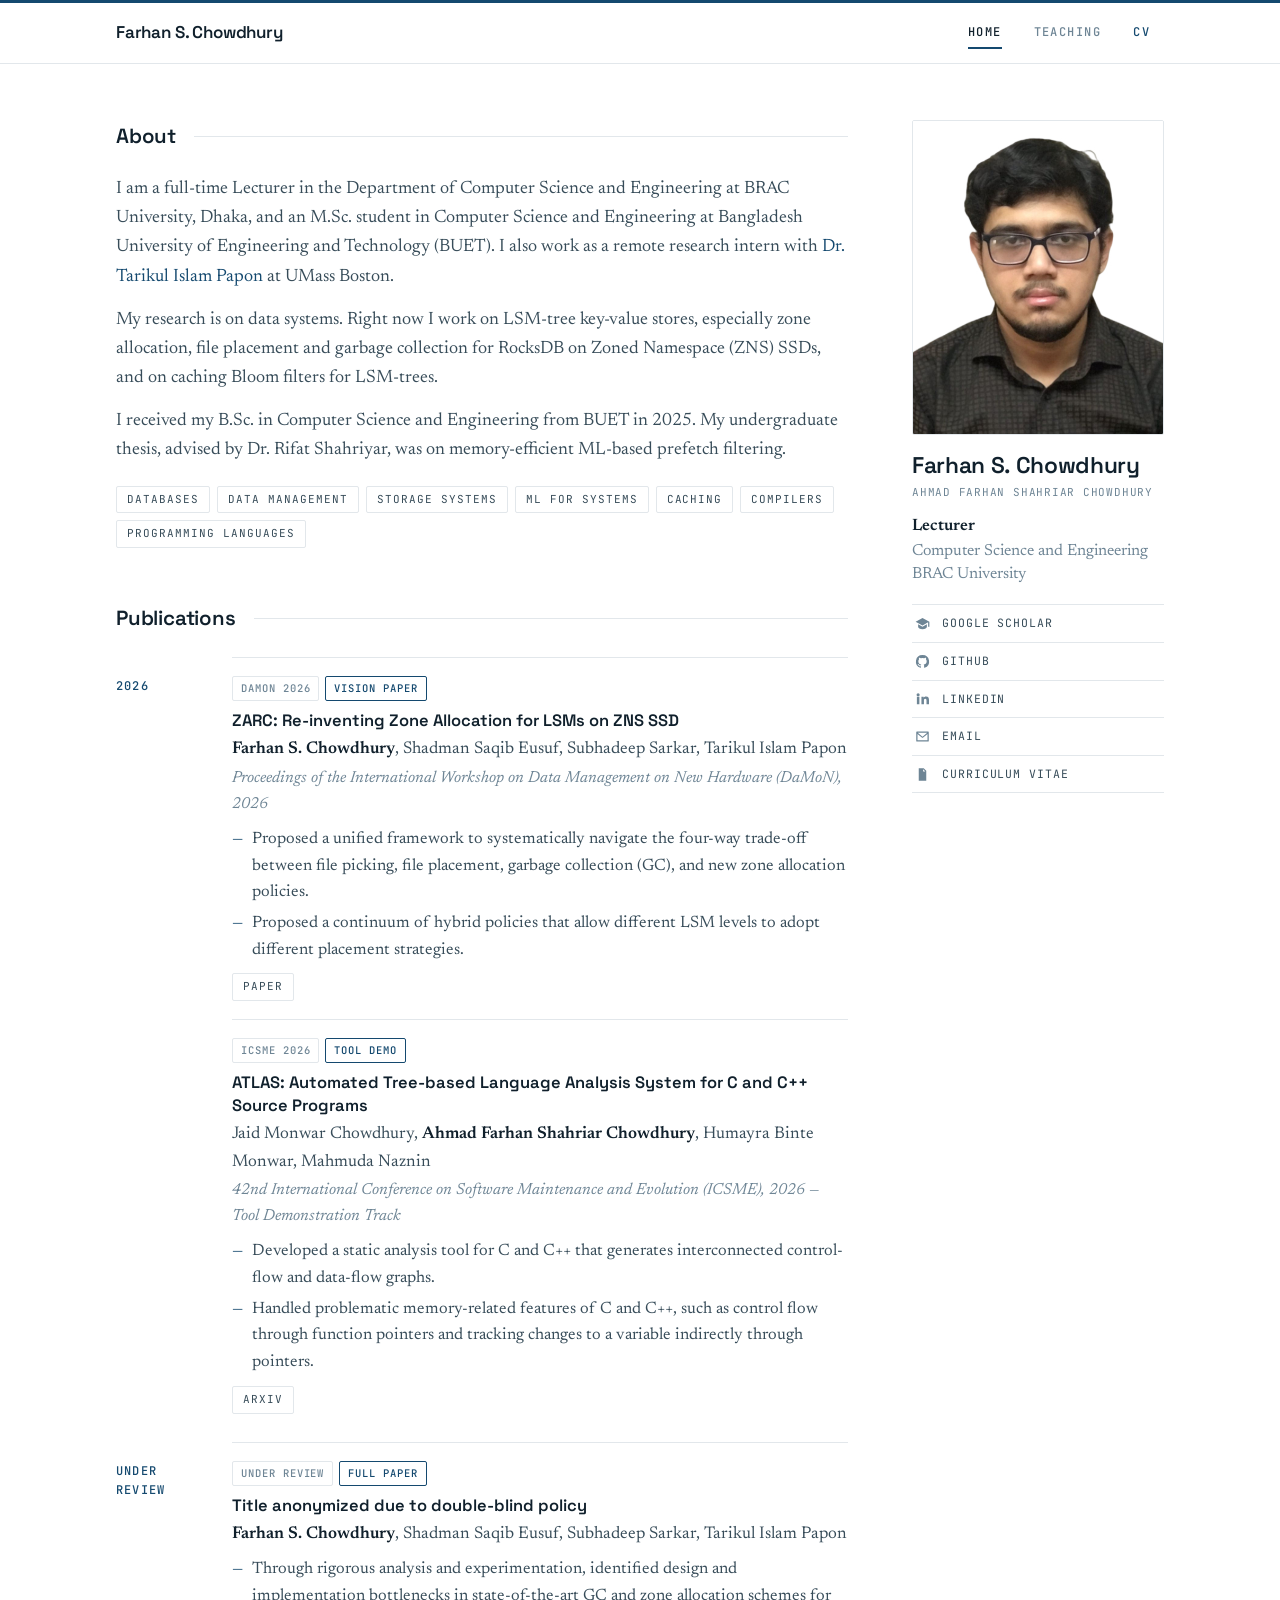
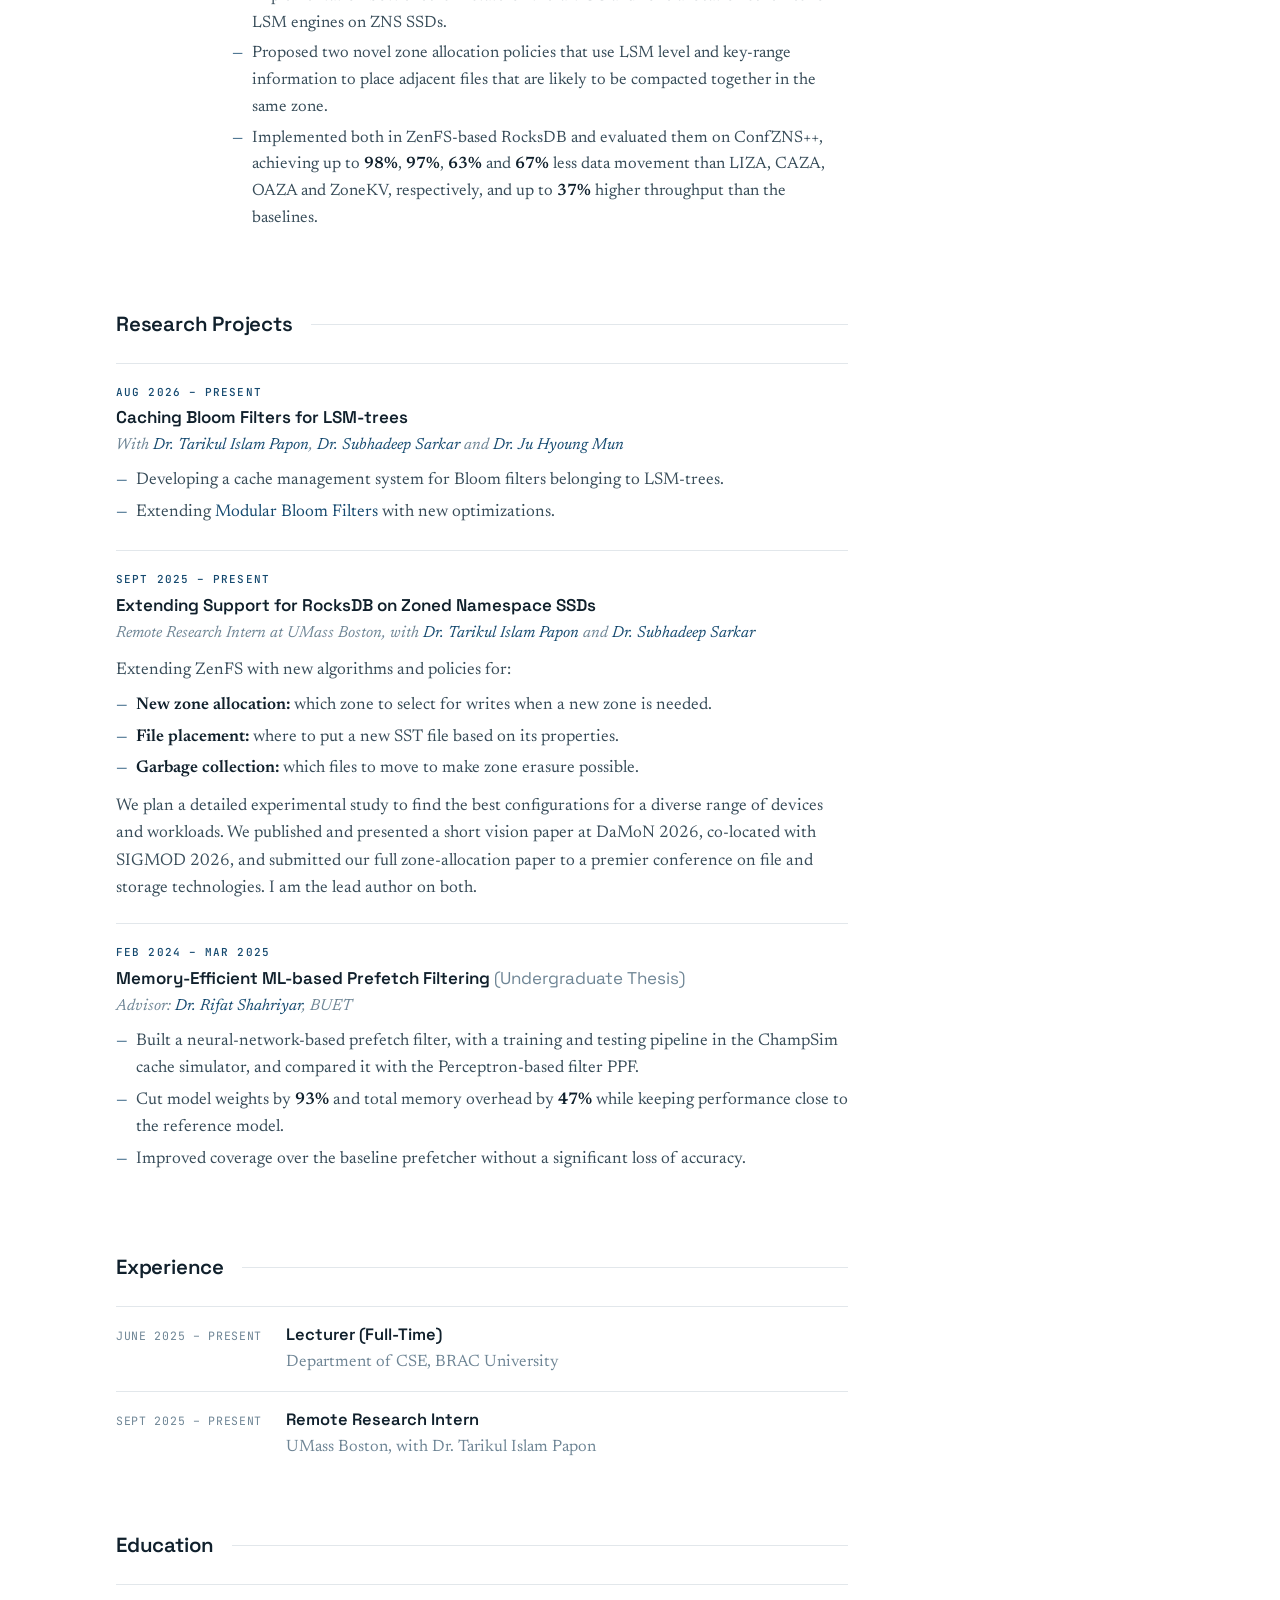
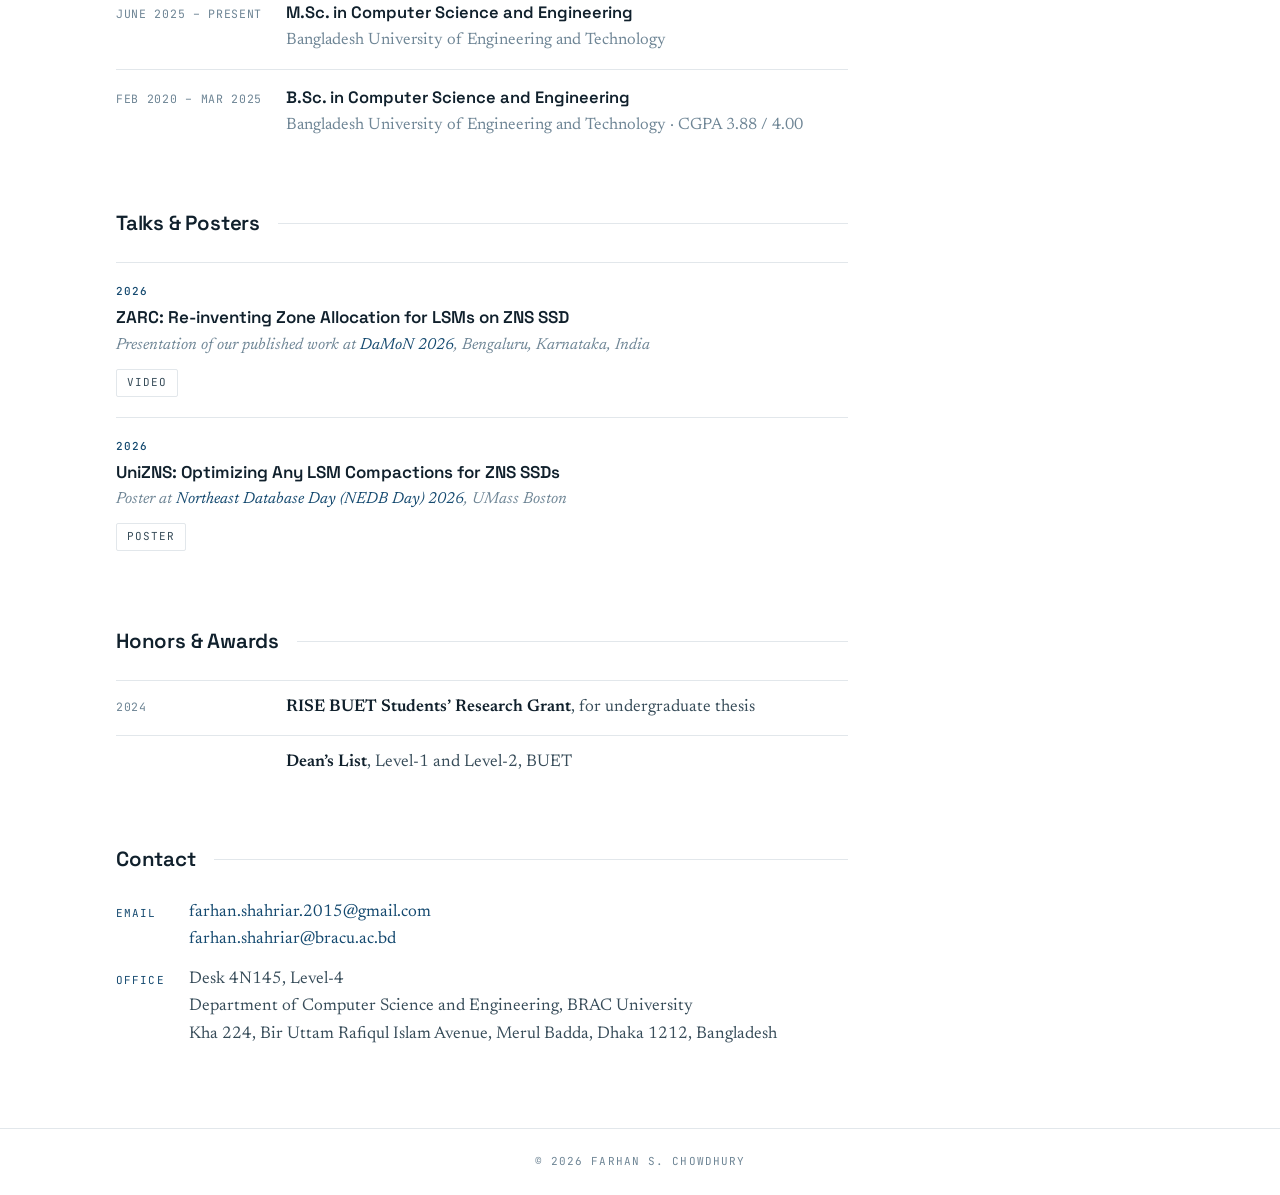
<file: index.html>
<!DOCTYPE html>
<html lang="en">
<head>
  <meta charset="UTF-8" />
  <meta name="viewport" content="width=device-width, initial-scale=1.0" />
  <title>Farhan S. Chowdhury (Ahmad Farhan Shahriar Chowdhury)</title>
  <meta name="description" content="Farhan S. Chowdhury (Ahmad Farhan Shahriar Chowdhury)" />
  <meta property="og:title" content="Farhan S. Chowdhury (Ahmad Farhan Shahriar Chowdhury)" />
  <meta property="og:description" content="Farhan S. Chowdhury (Ahmad Farhan Shahriar Chowdhury)" />
  <link rel="preconnect" href="https://fonts.googleapis.com" />
  <link rel="preconnect" href="https://fonts.gstatic.com" crossorigin />
  <link href="https://fonts.googleapis.com/css2?family=JetBrains+Mono:wght@400;500&amp;family=Newsreader:ital,opsz,wght@0,6..72,400..600;1,6..72,400&amp;family=Space+Grotesk:wght@500;600;700&amp;display=swap" rel="stylesheet" />
  <link rel="stylesheet" href="style.css" />
</head>
<body>

<nav class="nav">
  <div class="nav-in">
    <a class="nav-name" href="index.html">Farhan S. Chowdhury</a>
    <a href="index.html" class="active">Home</a>
    <a href="teaching.html">Teaching</a>
    <a href="https://drive.google.com/file/d/1LPbGuPPMz5AuouhcjgHaOG5UPnF0tpT4/view?usp=sharing" class="nav-cv" target="_blank">CV</a>
  </div>
</nav>

<div class="shell">
  <aside class="side">
    <img class="photo" src="img/photo.jpg" alt="Farhan S. Chowdhury" />
    <div>
      <h1>Farhan S. Chowdhury</h1>
      <div class="fullname">Ahmad Farhan Shahriar Chowdhury</div>
      <div class="role">Lecturer</div>
      <div class="affil">Computer Science and Engineering<br/>BRAC University</div>
      <ul class="lns">
        <li><a class="ln" href="https://scholar.google.com/citations?user=CLrgL3sAAAAJ&amp;hl=en" target="_blank"><svg viewBox="0 0 24 24" aria-hidden="true"><path d="M12 3 1 9l11 6 9-4.9V17h2V9L12 3zM5 13.2V17c0 2.2 3.1 4 7 4s7-1.8 7-4v-3.8l-7 3.8-7-3.8z"/></svg><span>Google Scholar</span></a></li>
        <li><a class="ln" href="https://github.com/afschy" target="_blank"><svg viewBox="0 0 24 24" aria-hidden="true"><path d="M12 1.5a10.5 10.5 0 0 0-3.32 20.47c.53.1.72-.23.72-.5v-1.8c-2.92.63-3.54-1.4-3.54-1.4-.48-1.22-1.17-1.55-1.17-1.55-.96-.65.07-.64.07-.64 1.06.08 1.61 1.09 1.61 1.09.94 1.61 2.47 1.15 3.07.88.1-.68.37-1.15.67-1.42-2.33-.26-4.78-1.17-4.78-5.19 0-1.15.41-2.08 1.08-2.82-.11-.27-.47-1.34.1-2.79 0 0 .88-.28 2.88 1.08a9.9 9.9 0 0 1 5.24 0c2-1.36 2.88-1.08 2.88-1.08.57 1.45.21 2.52.1 2.79.67.74 1.08 1.67 1.08 2.82 0 4.03-2.46 4.92-4.8 5.18.38.33.71.97.71 1.96v2.9c0 .28.19.61.72.5A10.5 10.5 0 0 0 12 1.5z"/></svg><span>GitHub</span></a></li>
        <li><a class="ln" href="https://www.linkedin.com/in/ahmad-farhan-shahriar-chowdhury-220728407/" target="_blank"><svg viewBox="0 0 24 24" aria-hidden="true"><path d="M4.98 3.5a2.5 2.5 0 1 1 0 5 2.5 2.5 0 0 1 0-5zM3 9h4v12H3V9zm7 0h3.8v1.7h.05c.53-.95 1.83-1.95 3.77-1.95 4.03 0 4.78 2.5 4.78 5.76V21h-4v-5.6c0-1.34-.03-3.06-1.9-3.06-1.9 0-2.2 1.46-2.2 2.96V21h-4V9z"/></svg><span>LinkedIn</span></a></li>
        <li><a class="ln" href="mailto:farhan.shahriar.2015@gmail.com"><svg viewBox="0 0 24 24" aria-hidden="true"><path d="M2 5a1 1 0 0 1 1-1h18a1 1 0 0 1 1 1v14a1 1 0 0 1-1 1H3a1 1 0 0 1-1-1V5zm2.4 1L12 12.2 19.6 6H4.4zM20 7.9l-7.4 6a1 1 0 0 1-1.2 0L4 7.9V18h16V7.9z"/></svg><span>Email</span></a></li>
        <li><a class="ln" href="https://drive.google.com/file/d/1LPbGuPPMz5AuouhcjgHaOG5UPnF0tpT4/view?usp=sharing" target="_blank"><svg viewBox="0 0 24 24" aria-hidden="true"><path d="M6 2h8l4 4v16H6V2zm7 1.5V7h3.5L13 3.5zM8 11h8v1.6H8V11zm0 3.4h8V16H8v-1.6zm0 3.4h5v1.6H8v-1.6z"/></svg><span>Curriculum Vitae</span></a></li>
      </ul>
    </div>
  </aside>

  <main>
    <section id="about">
      <h2>About</h2>
      <p>I am a full-time Lecturer in the Department of Computer Science and Engineering at
      BRAC University, Dhaka, and an M.Sc. student in Computer Science and Engineering at
      Bangladesh University of Engineering and Technology (BUET). I also work as a remote research
      intern with <a href="https://www.cs.umb.edu/~tpapon/" target="_blank">Dr. Tarikul Islam Papon</a>
      at UMass Boston.</p>

      <p>My research is on data systems. Right now I work on LSM-tree key-value stores, especially
      zone allocation, file placement and garbage collection for RocksDB on Zoned Namespace (ZNS)
      SSDs, and on caching Bloom filters for LSM-trees.</p>

      <p>I received my B.Sc. in Computer Science and Engineering from BUET in 2025. My undergraduate
      thesis, advised by Dr. Rifat Shahriyar, was on memory-efficient ML-based prefetch filtering.</p>

      <ul class="chips" aria-label="Research interests">
        <li>Databases</li>
        <li>Data Management</li>
        <li>Storage Systems</li>
        <li>ML for Systems</li>
        <li>Caching</li>
        <li>Compilers</li>
        <li>Programming Languages</li>
      </ul>
    </section>

    <section id="publications">
      <h2>Publications</h2>

      <div class="pub-group">
        <div class="pub-year">2026</div>
        <ul class="pub-list">
          <li class="pub-item">
          <div class="badges"><span class="badge">DaMoN 2026</span><span class="badge badge-alt">Vision Paper</span></div>
          <div class="pub-title">ZARC: Re-inventing Zone Allocation for LSMs on ZNS SSD</div>
          <div class="pub-authors"><b>Farhan S. Chowdhury</b>, Shadman Saqib Eusuf, Subhadeep Sarkar, Tarikul Islam Papon</div>
          <div class="pub-venue">Proceedings of the International Workshop on Data Management on New Hardware (DaMoN), 2026</div>
          <ul class="pub-points">
            <li>Proposed a unified framework to systematically navigate the four-way trade-off between file picking,
            file placement, garbage collection (GC), and new zone allocation policies.</li>
            <li>Proposed a continuum of hybrid policies that allow different LSM levels to adopt different placement strategies.</li>
          </ul>
          <div class="pub-links"><a href="https://dl.acm.org/doi/epdf/10.1145/3789237.3809132" target="_blank">Paper</a></div>
        </li>
          <li class="pub-item">
          <div class="badges"><span class="badge">ICSME 2026</span><span class="badge badge-alt">Tool Demo</span></div>
          <div class="pub-title">ATLAS: Automated Tree-based Language Analysis System for C and C++ Source Programs</div>
          <div class="pub-authors">Jaid Monwar Chowdhury, <b>Ahmad Farhan Shahriar Chowdhury</b>, Humayra Binte Monwar, Mahmuda Naznin</div>
          <div class="pub-venue">42nd International Conference on Software Maintenance and Evolution (ICSME), 2026 &mdash; Tool Demonstration Track</div>
          <ul class="pub-points">
            <li>Developed a static analysis tool for C and C++ that generates interconnected control-flow and data-flow graphs.</li>
            <li>Handled problematic memory-related features of C and C++, such as control flow through function pointers
            and tracking changes to a variable indirectly through pointers.</li>
          </ul>
          <div class="pub-links"><a href="https://arxiv.org/abs/2512.12507v1" target="_blank">arXiv</a></div>
        </li>
        </ul>
      </div>

      <div class="pub-group">
        <div class="pub-year">Under Review</div>
        <ul class="pub-list">
          <li class="pub-item">
          <div class="badges"><span class="badge">Under Review</span><span class="badge badge-alt">Full Paper</span></div>
          <div class="pub-title">Title anonymized due to double-blind policy</div>
          <div class="pub-authors"><b>Farhan S. Chowdhury</b>, Shadman Saqib Eusuf, Subhadeep Sarkar, Tarikul Islam Papon</div>
          <ul class="pub-points">
            <li>Through rigorous analysis and experimentation, identified design and implementation bottlenecks in
            state-of-the-art GC and zone allocation schemes for LSM engines on ZNS SSDs.</li>
            <li>Proposed two novel zone allocation policies that use LSM level and key-range information to place
            adjacent files that are likely to be compacted together in the same zone.</li>
            <li>Implemented both in ZenFS-based RocksDB and evaluated them on ConfZNS++, achieving up to <b>98%</b>,
            <b>97%</b>, <b>63%</b> and <b>67%</b> less data movement than LIZA, CAZA, OAZA and ZoneKV, respectively,
            and up to <b>37%</b> higher throughput than the baselines.</li>
          </ul>
        </li>
        </ul>
      </div>
    </section>

    <section id="research">
      <h2>Research Projects</h2>

      <div class="proj">
        <div class="proj-kicker">Aug 2026 &ndash; Present</div>
        <div class="proj-title">Caching Bloom Filters for LSM-trees</div>
        <div class="proj-meta">With <a href="https://www.cs.umb.edu/~tpapon/" target="_blank">Dr. Tarikul Islam Papon</a>, <a href="https://subhadeep.net/" target="_blank">Dr. Subhadeep Sarkar</a> and <a href="https://sites.google.com/view/juhyoungmun/" target="_blank">Dr. Ju Hyoung Mun</a></div>
        <ul>
          <li>Developing a cache management system for Bloom filters belonging to LSM-trees.</li>
          <li>Extending <a href="https://adms-conf.org/2022-camera-ready/ADMS22_mun.pdf" target="_blank">Modular Bloom Filters</a> with new optimizations.</li>
        </ul>
      </div>

      <div class="proj">
        <div class="proj-kicker">Sept 2025 &ndash; Present</div>
        <div class="proj-title">Extending Support for RocksDB on Zoned Namespace SSDs</div>
        <div class="proj-meta">Remote Research Intern at UMass Boston, with <a href="https://www.cs.umb.edu/~tpapon/" target="_blank">Dr. Tarikul Islam Papon</a> and <a href="https://subhadeep.net/" target="_blank">Dr. Subhadeep Sarkar</a></div>
        <p>Extending ZenFS with new algorithms and policies for:</p>
        <ul>
          <li><b>New zone allocation:</b> which zone to select for writes when a new zone is needed.</li>
          <li><b>File placement:</b> where to put a new SST file based on its properties.</li>
          <li><b>Garbage collection:</b> which files to move to make zone erasure possible.</li>
        </ul>
        <p>We plan a detailed experimental study to find the best configurations for a diverse range
        of devices and workloads. We published and presented a short vision paper at DaMoN 2026,
        co-located with SIGMOD 2026, and submitted our full zone-allocation paper to a premier
        conference on file and storage technologies. I am the lead author on both.</p>
      </div>

      <div class="proj">
        <div class="proj-kicker">Feb 2024 &ndash; Mar 2025</div>
        <div class="proj-title">Memory-Efficient ML-based Prefetch Filtering <span class="proj-note">(Undergraduate Thesis)</span></div>
        <div class="proj-meta">Advisor: <a href="https://cse.buet.ac.bd/faculty/faculty_detail/rifat" target="_blank">Dr. Rifat Shahriyar</a>, BUET</div>
        <ul>
          <li>Built a neural-network-based prefetch filter, with a training and testing pipeline in the
          ChampSim cache simulator, and compared it with the Perceptron-based filter PPF.</li>
          <li>Cut model weights by <b>93%</b> and total memory overhead by <b>47%</b> while keeping
          performance close to the reference model.</li>
          <li>Improved coverage over the baseline prefetcher without a significant loss of accuracy.</li>
        </ul>
      </div>
    </section>

    <section id="experience">
      <h2>Experience</h2>
      <div class="exp">
        <div class="exp-row">
          <div class="when">June 2025 &ndash; Present</div>
          <div><div class="exp-role">Lecturer (Full-Time)</div><div class="exp-org">Department of CSE, BRAC University</div></div>
        </div>
        <div class="exp-row">
          <div class="when">Sept 2025 &ndash; Present</div>
          <div><div class="exp-role">Remote Research Intern</div><div class="exp-org">UMass Boston, with Dr. Tarikul Islam Papon</div></div>
        </div>
      </div>
    </section>

    <section id="education">
      <h2>Education</h2>
      <div class="exp">
        <div class="exp-row">
          <div class="when">June 2025 &ndash; Present</div>
          <div><div class="exp-role">M.Sc. in Computer Science and Engineering</div><div class="exp-org">Bangladesh University of Engineering and Technology</div></div>
        </div>
        <div class="exp-row">
          <div class="when">Feb 2020 &ndash; Mar 2025</div>
          <div><div class="exp-role">B.Sc. in Computer Science and Engineering</div><div class="exp-org">Bangladesh University of Engineering and Technology &middot; CGPA 3.88 / 4.00</div></div>
        </div>
      </div>
    </section>

    <section id="posters">
      <h2>Talks &amp; Posters</h2>
      <div class="proj">
        <div class="proj-kicker">2026</div>
        <div class="proj-title">ZARC: Re-inventing Zone Allocation for LSMs on ZNS SSD</div>
        <div class="proj-meta">Presentation of our published work at <a href="https://damon-db.org/" target="_blank">DaMoN 2026</a>, Bengaluru, Karnataka, India</div>
        <div class="pub-links"><a href="https://www.youtube.com/watch?v=mujRZTbZRoU" target="_blank">Video</a></div>
      </div>
      <div class="proj">
        <div class="proj-kicker">2026</div>
        <div class="proj-title">UniZNS: Optimizing Any LSM Compactions for ZNS SSDs</div>
        <div class="proj-meta">Poster at <a href="https://nedbday.github.io/2026" target="_blank">Northeast Database Day (NEDB Day) 2026</a>, UMass Boston</div>
        <div class="pub-links"><a href="https://nedbday.github.io/2026/download/posters/poster_47.pdf" target="_blank">Poster</a></div>
      </div>
    </section>

    <section id="honors">
      <h2>Honors &amp; Awards</h2>
      <ul class="honors">
        <li><span class="when">2024</span><span><b>RISE BUET Students&rsquo; Research Grant</b>, for undergraduate thesis</span></li>
        <li><span class="when"></span><span><b>Dean&rsquo;s List</b>, Level-1 and Level-2, BUET</span></li>
      </ul>
    </section>

    <section id="contact">
      <h2>Contact</h2>
      <dl class="contact">
        <dt>Email</dt>
        <dd><a href="mailto:farhan.shahriar.2015@gmail.com">farhan.shahriar.2015@gmail.com</a><br/>
            <a href="mailto:farhan.shahriar@bracu.ac.bd">farhan.shahriar@bracu.ac.bd</a></dd>
        <dt>Office</dt>
        <dd>Desk 4N145, Level-4<br/>
            Department of Computer Science and Engineering, BRAC University<br/>
            Kha 224, Bir Uttam Rafiqul Islam Avenue, Merul Badda, Dhaka 1212, Bangladesh</dd>
      </dl>
    </section>
  </main>
</div>

<footer>&copy; 2026 Farhan S. Chowdhury</footer>
</body>
</html>
</file>
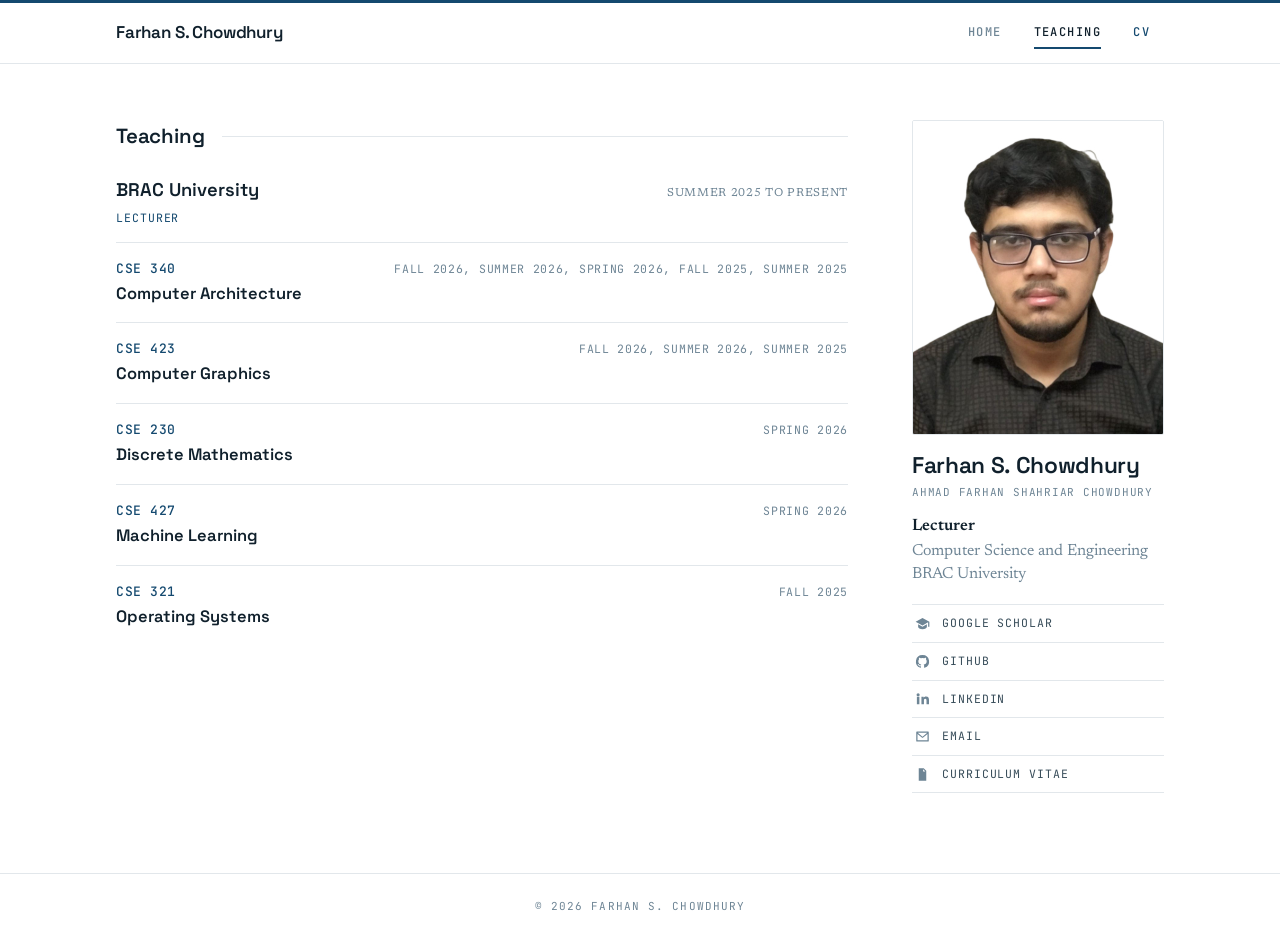
<file: teaching.html>
<!DOCTYPE html>
<html lang="en">
<head>
  <meta charset="UTF-8" />
  <meta name="viewport" content="width=device-width, initial-scale=1.0" />
  <title>Teaching — Farhan S. Chowdhury</title>
  <meta name="description" content="Farhan S. Chowdhury (Ahmad Farhan Shahriar Chowdhury)" />
  <meta property="og:title" content="Farhan S. Chowdhury (Ahmad Farhan Shahriar Chowdhury)" />
  <meta property="og:description" content="Farhan S. Chowdhury (Ahmad Farhan Shahriar Chowdhury)" />
  <link rel="preconnect" href="https://fonts.googleapis.com" />
  <link rel="preconnect" href="https://fonts.gstatic.com" crossorigin />
  <link href="https://fonts.googleapis.com/css2?family=JetBrains+Mono:wght@400;500&amp;family=Newsreader:ital,opsz,wght@0,6..72,400..600;1,6..72,400&amp;family=Space+Grotesk:wght@500;600;700&amp;display=swap" rel="stylesheet" />
  <link rel="stylesheet" href="style.css" />
</head>
<body>

<nav class="nav">
  <div class="nav-in">
    <a class="nav-name" href="index.html">Farhan S. Chowdhury</a>
    <a href="index.html">Home</a>
    <a href="teaching.html" class="active">Teaching</a>
    <a href="https://drive.google.com/file/d/1LPbGuPPMz5AuouhcjgHaOG5UPnF0tpT4/view?usp=sharing" class="nav-cv" target="_blank">CV</a>
  </div>
</nav>

<div class="shell">
  <aside class="side">
    <img class="photo" src="img/photo.jpg" alt="Farhan S. Chowdhury" />
    <div>
      <h1>Farhan S. Chowdhury</h1>
      <div class="fullname">Ahmad Farhan Shahriar Chowdhury</div>
      <div class="role">Lecturer</div>
      <div class="affil">Computer Science and Engineering<br/>BRAC University</div>
      <ul class="lns">
        <li><a class="ln" href="https://scholar.google.com/citations?user=CLrgL3sAAAAJ&amp;hl=en" target="_blank"><svg viewBox="0 0 24 24" aria-hidden="true"><path d="M12 3 1 9l11 6 9-4.9V17h2V9L12 3zM5 13.2V17c0 2.2 3.1 4 7 4s7-1.8 7-4v-3.8l-7 3.8-7-3.8z"/></svg><span>Google Scholar</span></a></li>
        <li><a class="ln" href="https://github.com/afschy" target="_blank"><svg viewBox="0 0 24 24" aria-hidden="true"><path d="M12 1.5a10.5 10.5 0 0 0-3.32 20.47c.53.1.72-.23.72-.5v-1.8c-2.92.63-3.54-1.4-3.54-1.4-.48-1.22-1.17-1.55-1.17-1.55-.96-.65.07-.64.07-.64 1.06.08 1.61 1.09 1.61 1.09.94 1.61 2.47 1.15 3.07.88.1-.68.37-1.15.67-1.42-2.33-.26-4.78-1.17-4.78-5.19 0-1.15.41-2.08 1.08-2.82-.11-.27-.47-1.34.1-2.79 0 0 .88-.28 2.88 1.08a9.9 9.9 0 0 1 5.24 0c2-1.36 2.88-1.08 2.88-1.08.57 1.45.21 2.52.1 2.79.67.74 1.08 1.67 1.08 2.82 0 4.03-2.46 4.92-4.8 5.18.38.33.71.97.71 1.96v2.9c0 .28.19.61.72.5A10.5 10.5 0 0 0 12 1.5z"/></svg><span>GitHub</span></a></li>
        <li><a class="ln" href="https://www.linkedin.com/in/ahmad-farhan-shahriar-chowdhury-220728407/" target="_blank"><svg viewBox="0 0 24 24" aria-hidden="true"><path d="M4.98 3.5a2.5 2.5 0 1 1 0 5 2.5 2.5 0 0 1 0-5zM3 9h4v12H3V9zm7 0h3.8v1.7h.05c.53-.95 1.83-1.95 3.77-1.95 4.03 0 4.78 2.5 4.78 5.76V21h-4v-5.6c0-1.34-.03-3.06-1.9-3.06-1.9 0-2.2 1.46-2.2 2.96V21h-4V9z"/></svg><span>LinkedIn</span></a></li>
        <li><a class="ln" href="mailto:farhan.shahriar.2015@gmail.com"><svg viewBox="0 0 24 24" aria-hidden="true"><path d="M2 5a1 1 0 0 1 1-1h18a1 1 0 0 1 1 1v14a1 1 0 0 1-1 1H3a1 1 0 0 1-1-1V5zm2.4 1L12 12.2 19.6 6H4.4zM20 7.9l-7.4 6a1 1 0 0 1-1.2 0L4 7.9V18h16V7.9z"/></svg><span>Email</span></a></li>
        <li><a class="ln" href="https://drive.google.com/file/d/1LPbGuPPMz5AuouhcjgHaOG5UPnF0tpT4/view?usp=sharing" target="_blank"><svg viewBox="0 0 24 24" aria-hidden="true"><path d="M6 2h8l4 4v16H6V2zm7 1.5V7h3.5L13 3.5zM8 11h8v1.6H8V11zm0 3.4h8V16H8v-1.6zm0 3.4h5v1.6H8v-1.6z"/></svg><span>Curriculum Vitae</span></a></li>
      </ul>
    </div>
  </aside>

  <main>
    <section>
      <h2>Teaching</h2>

      <div class="sec-head">
        <h3>BRAC University<span>Lecturer</span></h3>
        <div class="sec-when">Summer 2025 to present</div>
      </div>
      <div class="course">
        <div><div class="course-code">CSE 340</div><div class="course-name">Computer Architecture</div></div>
        <div class="course-terms">Fall 2026, Summer 2026, Spring 2026, Fall 2025, Summer 2025</div>
      </div>
      <div class="course">
        <div><div class="course-code">CSE 423</div><div class="course-name">Computer Graphics</div></div>
        <div class="course-terms">Fall 2026, Summer 2026, Summer 2025</div>
      </div>
      <div class="course">
        <div><div class="course-code">CSE 230</div><div class="course-name">Discrete Mathematics</div></div>
        <div class="course-terms">Spring 2026</div>
      </div>
      <div class="course">
        <div><div class="course-code">CSE 427</div><div class="course-name">Machine Learning</div></div>
        <div class="course-terms">Spring 2026</div>
      </div>
      <div class="course">
        <div><div class="course-code">CSE 321</div><div class="course-name">Operating Systems</div></div>
        <div class="course-terms">Fall 2025</div>
      </div>
    </section>
  </main>
</div>

<footer>&copy; 2026 Farhan S. Chowdhury</footer>
</body>
</html>
</file>
<file: style.css>
:root{
  --ink:#10202c; --soft:#374c59; --mute:#6e8595;
  --paper:#ffffff; --card:#ffffff; --line:#e2e7eb;
  --hover:#edf2f7; --accent:#14496f; --accent-hi:#1c6a9e;
  --nav-h:60px;
  color-scheme:light;
}
@media (prefers-color-scheme:dark){
  :root:not([data-theme="light"]){
    --ink:#e8eef2; --soft:#bac8d2; --mute:#8498a7;
    --paper:#0e141a; --card:#151d24; --line:#233039;
    --hover:#18242e; --accent:#7fb2d6; --accent-hi:#a3cbe8;
    color-scheme:dark;
  }
}
:root[data-theme="dark"]{
  --ink:#e8eef2; --soft:#bac8d2; --mute:#8498a7;
  --paper:#0e141a; --card:#151d24; --line:#233039;
  --hover:#18242e; --accent:#7fb2d6; --accent-hi:#a3cbe8;
  color-scheme:dark;
}

*,*::before,*::after{ box-sizing:border-box; margin:0; padding:0 }
html{ scroll-behavior:smooth }
body{
  font-family:'Newsreader',Georgia,'Times New Roman',serif;
  font-size:18px; line-height:1.62;
  color:var(--soft); background:var(--paper);
  -webkit-font-smoothing:antialiased;
}
a{ color:var(--accent); text-decoration:none }
a:hover{ color:var(--accent-hi); text-decoration:underline }
b,strong{ color:var(--ink); font-weight:600 }

/* Shared type roles */
.mono, .nav a:not(.nav-name), .fullname, .pub-year, .badge, .pub-links a,
.when, .course-terms, .contact dt, .chips li, .proj-kicker, .sec-head .role-label, footer{
  font-family:'JetBrains Mono',ui-monospace,SFMono-Regular,Menlo,monospace;
}

/* ── Nav ── */
.nav{
  position:sticky; top:0; z-index:50;
  background:var(--paper);
  border-top:3px solid var(--accent);
  border-bottom:1px solid var(--line);
}
.nav-in{
  max-width:1120px; margin:0 auto; padding:0 36px;
  height:var(--nav-h); display:flex; align-items:center; gap:4px;
}
.nav-name{
  font-family:'Space Grotesk',system-ui,sans-serif;
  font-size:17px; font-weight:600; letter-spacing:-.01em;
  color:var(--ink); margin-right:auto; white-space:nowrap;
}
.nav-name:hover{ text-decoration:none; color:var(--accent) }
.nav a:not(.nav-name){
  position:relative; padding:20px 14px;
  font-size:12px; font-weight:500; letter-spacing:.12em; text-transform:uppercase;
  color:var(--mute); white-space:nowrap;
}
.nav a:not(.nav-name):hover{ color:var(--ink); text-decoration:none }
.nav a.active{ color:var(--ink) }
.nav a.active::after{
  content:""; position:absolute; left:14px; right:14px; bottom:14px;
  height:2px; background:var(--accent);
}
.nav a.nav-cv{ color:var(--accent) }
.nav a.nav-cv:hover{ color:var(--accent-hi) }

/* ── Shell: content left, profile column right ── */
.shell{
  max-width:1120px; margin:0 auto; padding:56px 36px 80px;
  display:grid; grid-template-columns:minmax(0,1fr) 252px; gap:64px; align-items:start;
}
main{ grid-column:1; grid-row:1 }
.side{ grid-column:2; grid-row:1; position:sticky; top:calc(var(--nav-h) + 36px) }
.photo{
  display:block; width:100%; height:auto;
  border:1px solid var(--line); border-radius:2px;
}
.side h1{
  font-family:'Space Grotesk',system-ui,sans-serif;
  font-size:1.42rem; font-weight:600; line-height:1.18; letter-spacing:-.015em;
  color:var(--ink); margin:18px 0 6px;
}
.fullname{
  font-size:11px; letter-spacing:.07em; text-transform:uppercase;
  color:var(--mute); line-height:1.45; margin-bottom:12px;
}
.role{ font-size:16.5px; color:var(--ink); font-weight:600 }
.affil{ font-size:16px; color:var(--mute); line-height:1.45; margin-bottom:18px }
.lns{ list-style:none; border-top:1px solid var(--line) }
.ln{
  display:flex; align-items:center; gap:11px;
  padding:9px 0 9px 2px; border-bottom:1px solid var(--line);
  font-family:'JetBrains Mono',ui-monospace,monospace;
  font-size:11.5px; letter-spacing:.08em; text-transform:uppercase;
  color:var(--soft); transition:color .15s, padding .15s;
}
.ln svg{ width:17px; height:15px; flex-shrink:0; fill:var(--mute); transition:fill .15s }
.ln:hover{ color:var(--accent); text-decoration:none; padding-left:6px }
.ln:hover svg{ fill:var(--accent) }

/* ── Sections ── */
main h2{
  display:flex; align-items:center; gap:18px;
  font-family:'Space Grotesk',system-ui,sans-serif;
  font-size:1.28rem; font-weight:600; letter-spacing:-.01em;
  color:var(--ink); margin:0 0 22px;
  scroll-margin-top:calc(var(--nav-h) + 20px);
}
main h2::after{ content:""; flex:1; height:1px; background:var(--line) }
section + section{ margin-top:54px }
section p + p{ margin-top:14px }

.chips{ display:flex; flex-wrap:wrap; gap:7px; margin-top:20px; list-style:none }
.chips li{
  font-size:11px; letter-spacing:.09em; text-transform:uppercase;
  color:var(--soft); border:1px solid var(--line); background:var(--card);
  padding:4px 10px; border-radius:2px;
}

/* ── Publications: year in a left gutter ── */
.pub-group{ display:grid; grid-template-columns:96px minmax(0,1fr); gap:0 20px }
.pub-group + .pub-group{ margin-top:10px }
.pub-year{
  font-size:12px; font-weight:500; letter-spacing:.1em; text-transform:uppercase;
  color:var(--accent); padding-top:20px;
}
.pub-list{ list-style:none }
.pub-item{ padding:18px 0; border-top:1px solid var(--line) }
.badges{ display:flex; flex-wrap:wrap; gap:6px; margin-bottom:8px }
.badge{
  font-size:10.5px; font-weight:500; letter-spacing:.09em; text-transform:uppercase;
  color:var(--mute); border:1px solid var(--line); border-radius:2px; padding:3px 8px;
}
.badge-alt{ color:var(--accent); border-color:var(--accent) }
.pub-title{
  font-family:'Space Grotesk',system-ui,sans-serif;
  font-size:16.5px; font-weight:600; color:var(--ink); line-height:1.4;
}
.pub-authors{ font-size:17px; margin-top:4px }
.pub-authors b{ color:var(--ink) }
.pub-venue{ font-size:16px; color:var(--mute); font-style:italic; margin-top:2px }
.pub-points{ list-style:none; margin-top:8px; font-size:16.5px }
.pub-points li{ position:relative; padding-left:20px; margin:4px 0 }
.pub-points li::before{ content:"—"; position:absolute; left:0; color:var(--accent) }
.pub-links{ margin-top:10px; display:flex; flex-wrap:wrap; gap:8px }
.pub-links a{
  font-size:11px; letter-spacing:.09em; text-transform:uppercase;
  color:var(--soft); border:1px solid var(--line); border-radius:2px; padding:4px 10px;
  transition:border-color .15s, color .15s;
}
.pub-links a:hover{ color:var(--accent); border-color:var(--accent); text-decoration:none }

/* ── Projects & posters ── */
.proj{ padding:20px 0; border-top:1px solid var(--line) }
.proj-kicker{
  font-size:11px; font-weight:500; letter-spacing:.1em; text-transform:uppercase;
  color:var(--accent); margin-bottom:5px;
}
.proj-title{
  font-family:'Space Grotesk',system-ui,sans-serif;
  font-size:17px; font-weight:600; color:var(--ink); line-height:1.4;
}
.proj-note{ font-weight:400; color:var(--mute) }
.proj-meta{ font-size:16px; color:var(--mute); font-style:italic; margin-top:3px }
.proj p{ font-size:17px; margin-top:10px }
.proj ul{ list-style:none; margin-top:8px; font-size:17px }
.proj li{ position:relative; padding-left:20px; margin:4px 0 }
.proj li::before{ content:"—"; position:absolute; left:0; color:var(--accent) }

/* ── Experience, education, honors: date in a left gutter ── */
.exp{ }
.exp-row{
  display:grid; grid-template-columns:150px minmax(0,1fr); gap:20px; align-items:baseline;
  padding:15px 0; border-top:1px solid var(--line);
}
.exp-role{
  font-family:'Space Grotesk',system-ui,sans-serif;
  font-weight:600; color:var(--ink); font-size:16.5px;
}
.exp-org{ font-size:16.5px; color:var(--mute) }
.when{ font-size:11.5px; letter-spacing:.06em; text-transform:uppercase; color:var(--mute) }
.honors{ list-style:none }
.honors li{
  display:grid; grid-template-columns:150px minmax(0,1fr); gap:20px; align-items:baseline;
  padding:13px 0; border-top:1px solid var(--line); font-size:17px;
}

/* ── Teaching ── */
.sec-head{
  display:flex; align-items:baseline; justify-content:space-between; gap:20px; flex-wrap:wrap;
  margin:36px 0 4px; padding-bottom:10px;
}
.sec-head:first-of-type{ margin-top:0 }
.sec-head h3{
  font-family:'Space Grotesk',system-ui,sans-serif;
  font-size:1.15rem; font-weight:600; color:var(--ink);
}
.sec-head h3 span{
  display:block; font-family:'JetBrains Mono',ui-monospace,monospace;
  font-size:11.5px; font-weight:400; letter-spacing:.08em; text-transform:uppercase;
  color:var(--accent); margin-top:4px;
}
.sec-when{ font-size:11.5px; letter-spacing:.06em; text-transform:uppercase; color:var(--mute); margin-left:auto }
.course{
  padding:15px 0; border-top:1px solid var(--line);
  display:grid; grid-template-columns:minmax(0,1fr) auto; gap:18px; align-items:baseline;
}
.course-code{
  font-family:'JetBrains Mono',ui-monospace,monospace;
  font-size:13px; font-weight:500; letter-spacing:.04em; color:var(--accent);
}
.course-name{
  font-family:'Space Grotesk',system-ui,sans-serif;
  font-size:16.5px; font-weight:600; color:var(--ink); margin-top:2px;
}
.course-terms{ font-size:11.5px; letter-spacing:.06em; text-transform:uppercase; color:var(--mute); text-align:right }

/* ── Contact ── */
.contact{ display:grid; grid-template-columns:auto minmax(0,1fr); gap:12px 24px; font-size:17px }
.contact dt{
  color:var(--accent); font-size:11px; letter-spacing:.1em; text-transform:uppercase;
  padding-top:6px;
}

/* ── Footer ── */
footer{
  border-top:1px solid var(--line); padding:24px 36px;
  text-align:center; font-size:11px; letter-spacing:.1em; text-transform:uppercase;
  color:var(--mute);
}

/* ── Responsive ── */
/* Unpin the profile column when it's taller than the window */
@media (max-height:840px){ .side{ position:static } }
@media (max-width:900px){
  .shell{ grid-template-columns:minmax(0,1fr); gap:40px; padding:34px 22px 60px }
  main{ grid-row:2 }
  .side{
    grid-column:1; grid-row:1; position:static;
    display:grid; grid-template-columns:170px minmax(0,1fr); gap:26px; align-items:center;
  }
  .side h1{ margin-top:0 }
  .nav-in{ padding:0 20px; gap:0 }
}
@media (max-width:620px){
  body{ font-size:17px }
  .shell{ padding:28px 16px 52px }
  .nav-in{ padding:0 14px }
  .nav a:not(.nav-name){ padding:20px 9px; font-size:11px; letter-spacing:.09em }
  .nav a.active::after{ left:9px; right:9px }
  .side{ grid-template-columns:minmax(0,1fr) }
  .photo{ max-width:220px }
  .pub-group{ grid-template-columns:minmax(0,1fr); gap:0 }
  .pub-year{ padding:0 0 6px }
  .exp-row, .honors li, .course{ grid-template-columns:minmax(0,1fr); gap:3px }
  .course-terms{ text-align:left }
  .contact{ grid-template-columns:minmax(0,1fr); gap:4px }
  .contact dt{ padding-top:10px }
}
@media (max-width:420px){
  .nav-name{ display:none }
  .nav-in{ justify-content:center }
}
</file>
